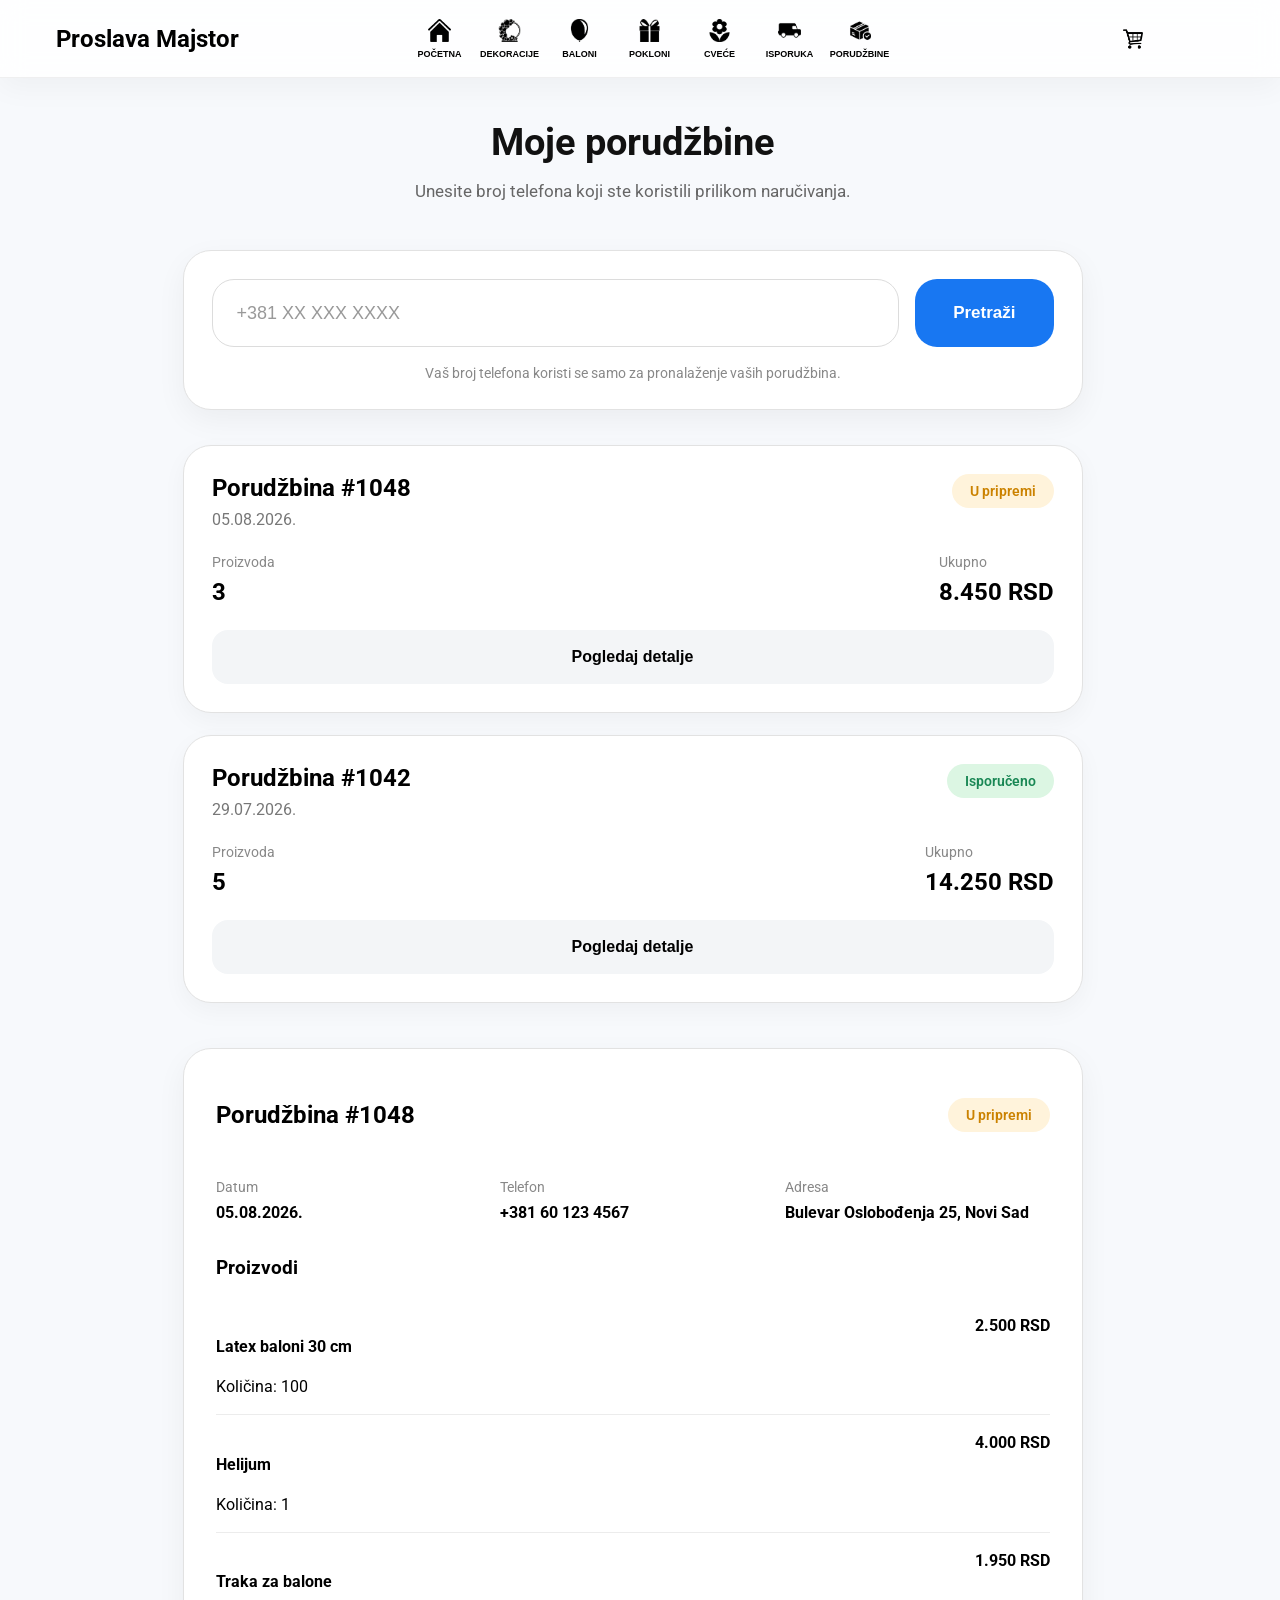
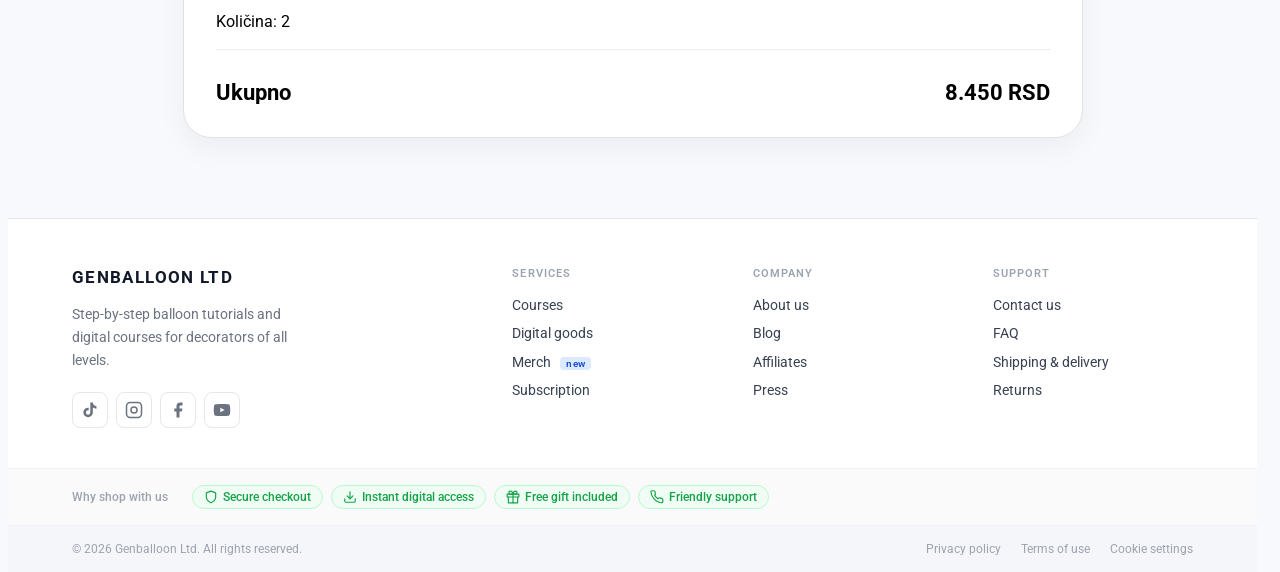
<file: order-pretraga.html>
<!DOCTYPE html>
<html lang="sr">

<head>

    <meta charset="UTF-8">
    <meta name="viewport" content="width=device-width, initial-scale=1.0">

    <title>Moje porudžbine</title>

    <link rel="preconnect" href="https://fonts.googleapis.com">
    <link rel="preconnect" href="https://fonts.gstatic.com" crossorigin>

    <link href="https://fonts.googleapis.com/css2?family=Roboto:wght@400;500;700&display=swap" rel="stylesheet">

    <link rel="stylesheet" href="styles/general.css">
    <link rel="stylesheet" href="styles/header.css">
    <link rel="stylesheet" href="styles/footer.css">
    <link rel="stylesheet" href="styles/order-pretraga.css">

    <script defer src="js/header.js"></script>
    <script defer src="js/cart.js"></script>

</head>

<body>

    <!-- HEADER -->
    <header class="header">
      <button class="header-burger-btn" id="burger">
        <span></span><span></span><span></span>
      </button>
      <div class="logo" id="logo">
        <div>
          <div class="logo-txt">
            <p><span>Proslava </span>Majstor</p>
          </div>
        </div>
      </div>
      <div class="menu-buttons-row">
        <div class="menu-button-box">
          <button class="menu-button" active onclick="window.location.href='index.html';">
            <img src="icons/home.png">
            POČETNA
          </button>
        </div>
        <div class="menu-button-box">
          <button class="menu-button" onclick="window.location.href='decorations.html';">
            <img src="icons/dekoracije.png">
            DEKORACIJE
          </button>
      </div>
        <div class="menu-button-box">
          <button class="menu-button" onclick="window.location.href='catalog-baloni.html';">
            <img src="icons/baloni.png">
            BALONI
          </button>
      </div>
      <div class="menu-button-box education-icon">
          <button class="menu-button menu-button-education" onclick="window.location.href='catalog-pokloni.html';">
            <img src="icons/pokloni.png">
            POKLONI
          </button>
        </div>
        <div class="menu-button-box">
          <button class="menu-button" onclick="window.location.href='catalog-cvece.html';">
            <img src="icons/cvece.png">
            CVEĆE
          </button>
        </div>
        <div class="menu-button-box" onclick="window.location.href='support.html';">
          <button class="menu-button">
            <img src="icons/isporuka.png">
            ISPORUKA
          </button>
        </div>
        <div class="menu-button-box">
            <button class="menu-button" onclick="window.location.href='order-pretraga.html';">
                <img src="icons/orders.png">
                <span>PORUDŽBINE</span>
            </button>
        </div>
      </div>
      <div class="cart">
        <button class="cart-button" onclick="window.location.href='cart.html'">
          <img src="icons/cart-2.png">
          <span class="cart-badge">0</span>
        </button>
      </div>
    </header>

    <!-- MAIN -->

    <main class="orders-page">

        <section class="orders-hero">

            <h1>Moje porudžbine</h1>

            <p>

                Unesite broj telefona koji ste koristili prilikom naručivanja.

            </p>

        </section>


        <!-- SEARCH -->

        <section class="orders-search">

            <div class="orders-search-box">

                <input
                    type="tel"
                    placeholder="+381 XX XXX XXXX">

                <button>

                    Pretraži

                </button>

            </div>

            <p class="orders-search-info">

                Vaš broj telefona koristi se samo za pronalaženje vaših porudžbina.

            </p>

        </section>


        <!-- EMPTY -->

        <section class="orders-empty">

            <div class="orders-empty-icon">

                📭

            </div>

            <h2>Nema pronađenih porudžbina</h2>

            <p>

                Proverite da li ste uneli ispravan broj telefona.

            </p>

        </section>


        <!-- LIST -->

        <section class="orders-list">

            <article class="order-card">

                <div class="order-header">

                    <div>

                        <h3>Porudžbina #1048</h3>

                        <span>05.08.2026.</span>

                    </div>

                    <div class="order-status preparing">

                        U pripremi

                    </div>

                </div>

                <div class="order-summary">

                    <div>

                        <small>Proizvoda</small>

                        <strong>3</strong>

                    </div>

                    <div>

                        <small>Ukupno</small>

                        <strong>8.450 RSD</strong>

                    </div>

                </div>

                <button class="details-button">

                    Pogledaj detalje

                </button>

            </article>



            <article class="order-card">

                <div class="order-header">

                    <div>

                        <h3>Porudžbina #1042</h3>

                        <span>29.07.2026.</span>

                    </div>

                    <div class="order-status delivered">

                        Isporučeno

                    </div>

                </div>

                <div class="order-summary">

                    <div>

                        <small>Proizvoda</small>

                        <strong>5</strong>

                    </div>

                    <div>

                        <small>Ukupno</small>

                        <strong>14.250 RSD</strong>

                    </div>

                </div>

                <button class="details-button">

                    Pogledaj detalje

                </button>

            </article>

        </section>


        <!-- DETAILS -->

        <section class="order-details">

            <div class="details-header">

                <h2>

                    Porudžbina #1048

                </h2>

                <div class="order-status preparing">

                    U pripremi

                </div>

            </div>

            <div class="details-info">

                <div>

                    <span>Datum</span>

                    <strong>05.08.2026.</strong>

                </div>

                <div>

                    <span>Telefon</span>

                    <strong>+381 60 123 4567</strong>

                </div>

                <div>

                    <span>Adresa</span>

                    <strong>

                        Bulevar Oslobođenja 25,
                        Novi Sad

                    </strong>

                </div>

            </div>


            <div class="products-title">

                <h3>Proizvodi</h3>

            </div>

            <div class="order-products">

                <div class="order-product">

                    <div>

                        <h4>Latex baloni 30 cm</h4>

                        <span>Količina: 100</span>

                    </div>

                    <strong>2.500 RSD</strong>

                </div>

                <div class="order-product">

                    <div>

                        <h4>Helijum</h4>

                        <span>Količina: 1</span>

                    </div>

                    <strong>4.000 RSD</strong>

                </div>

                <div class="order-product">

                    <div>

                        <h4>Traka za balone</h4>

                        <span>Količina: 2</span>

                    </div>

                    <strong>1.950 RSD</strong>

                </div>

            </div>


            <div class="details-total">

                <span>Ukupno</span>

                <strong>8.450 RSD</strong>

            </div>

        </section>

    </main>


    <!-- FOOTER -->

    <footer class="footer">
    
      <!-- TOP -->
      <div class="footer-top">
    
        <!-- Brand -->
        <div class="footer-brand">
            <span class="footer-logo-word">GENBALLOON LTD</span>
          </a>
          <p>Step-by-step balloon tutorials and digital courses for decorators of all levels.</p>
    
          <!-- Social -->
          <div class="social-row">
            <a href="#" class="social-btn" aria-label="TikTok">
              <svg viewBox="0 0 24 24" width="18" height="18">
                <path fill="currentColor"
                  d="M19.59 6.69a4.83 4.83 0 0 1-3.77-4.25V2h-3.45v13.67a2.89 2.89 0 0 1-2.88 2.5 2.89 2.89 0 0 1-2.89-2.89 2.89 2.89 0 0 1 2.89-2.89c.28 0 .54.04.79.1V9.01a6.33 6.33 0 0 0-.79-.05 6.34 6.34 0 0 0-6.34 6.34 6.34 6.34 0 0 0 6.34 6.34 6.34 6.34 0 0 0 6.33-6.34V8.69a8.2 8.2 0 0 0 4.79 1.52V6.76a4.85 4.85 0 0 1-1.02-.07z" />
              </svg>
            </a>
            <a href="#" class="social-btn" aria-label="Instagram">
              <svg viewBox="0 0 24 24" width="18" height="18" fill="none" stroke="currentColor" stroke-width="2"
                stroke-linecap="round" stroke-linejoin="round">
                <rect x="2" y="2" width="20" height="20" rx="5" ry="5" />
                <circle cx="12" cy="12" r="4" />
                <circle cx="17.5" cy="6.5" r="0.5" fill="currentColor" stroke="none" />
              </svg>
            </a>
            <a href="#" class="social-btn" aria-label="Facebook">
              <svg viewBox="0 0 24 24" width="18" height="18">
                <path fill="currentColor" d="M18 2h-3a5 5 0 0 0-5 5v3H7v4h3v8h4v-8h3l1-4h-4V7a1 1 0 0 1 1-1h3z" />
              </svg>
            </a>
            <a href="#" class="social-btn" aria-label="YouTube">
              <svg viewBox="0 0 24 24" width="18" height="18">
                <path fill="currentColor"
                  d="M22.54 6.42a2.78 2.78 0 0 0-1.95-1.96C18.88 4 12 4 12 4s-6.88 0-8.59.46a2.78 2.78 0 0 0-1.95 1.96A29 29 0 0 0 1 12a29 29 0 0 0 .46 5.58A2.78 2.78 0 0 0 3.41 19.6C5.12 20 12 20 12 20s6.88 0 8.59-.46a2.78 2.78 0 0 0 1.95-1.95A29 29 0 0 0 23 12a29 29 0 0 0-.46-5.58z" />
                <polygon fill="#fff" points="9.75 15.02 15.5 12 9.75 8.98 9.75 15.02" />
              </svg>
            </a>
          </div>
    
        </div>
    
        <!-- Services -->
        <div class="footer-col">
          <h4>Services</h4>
          <ul>
            <li><a href="#">Courses</a></li>
            <li><a href="#">Digital goods</a></li>
            <li><a href="#">Merch <span class="badge-new">new</span></a></li>
            <li><a href="#">Subscription</a></li>
          </ul>
        </div>
    
        <!-- Company -->
        <div class="footer-col">
          <h4>Company</h4>
          <ul>
            <li><a href="#">About us</a></li>
            <li><a href="#">Blog</a></li>
            <li><a href="#">Affiliates</a></li>
            <li><a href="#">Press</a></li>
          </ul>
        </div>
    
        <!-- Support -->
        <div class="footer-col">
          <h4>Support</h4>
          <ul>
            <li><a href="#">Contact us</a></li>
            <li><a href="#">FAQ</a></li>
            <li><a href="#">Shipping & delivery</a></li>
            <li><a href="#">Returns</a></li>
          </ul>
        </div>
    
      </div><!-- /footer-top -->
    
      <!-- TRUST BAR -->
      <div class="footer-trust">
        <span class="trust-label">Why shop with us</span>
        <div class="trust-pills">
          <div class="trust-pill">
            <svg viewBox="0 0 24 24">
              <path d="M12 22s8-4 8-10V5l-8-3-8 3v7c0 6 8 10 8 10z" />
            </svg>
            Secure checkout
          </div>
          <div class="trust-pill">
            <svg viewBox="0 0 24 24">
              <path d="M21 15v4a2 2 0 0 1-2 2H5a2 2 0 0 1-2-2v-4" />
              <polyline points="7 10 12 15 17 10" />
              <line x1="12" y1="15" x2="12" y2="3" />
            </svg>
            Instant digital access
          </div>
          <div class="trust-pill">
            <svg viewBox="0 0 24 24">
              <polyline points="20 12 20 22 4 22 4 12" />
              <rect x="2" y="7" width="20" height="5" />
              <path d="M12 22V7" />
              <path d="M12 7H7.5a2.5 2.5 0 0 1 0-5C11 2 12 7 12 7z" />
              <path d="M12 7h4.5a2.5 2.5 0 0 0 0-5C13 2 12 7 12 7z" />
            </svg>
            Free gift included
          </div>
          <div class="trust-pill">
            <svg viewBox="0 0 24 24">
              <path
                d="M22 16.92v3a2 2 0 0 1-2.18 2 19.79 19.79 0 0 1-8.63-3.07A19.5 19.5 0 0 1 4.69 12a19.79 19.79 0 0 1-3.07-8.67A2 2 0 0 1 3.6 1.29h3a2 2 0 0 1 2 1.72c.127.96.361 1.903.7 2.81a2 2 0 0 1-.45 2.11L7.91 8.91a16 16 0 0 0 6 6l.91-.91a2 2 0 0 1 2.11-.45c.907.339 1.85.573 2.81.7A2 2 0 0 1 21.73 16.92z" />
            </svg>
            Friendly support
          </div>
        </div>
      </div>
    
      <!-- BOTTOM -->
      <div class="footer-bottom">
        <span class="footer-copy">© 2026 Genballoon Ltd. All rights reserved.</span>
        <nav class="footer-legal" aria-label="Legal links">
          <a href="#">Privacy policy</a>
          <a href="#">Terms of use</a>
          <a href="#">Cookie settings</a>
        </nav>
      </div>
    
    </footer>

    <script src="js/order-pretraga.js"></script>

</body>

</html>
</file>
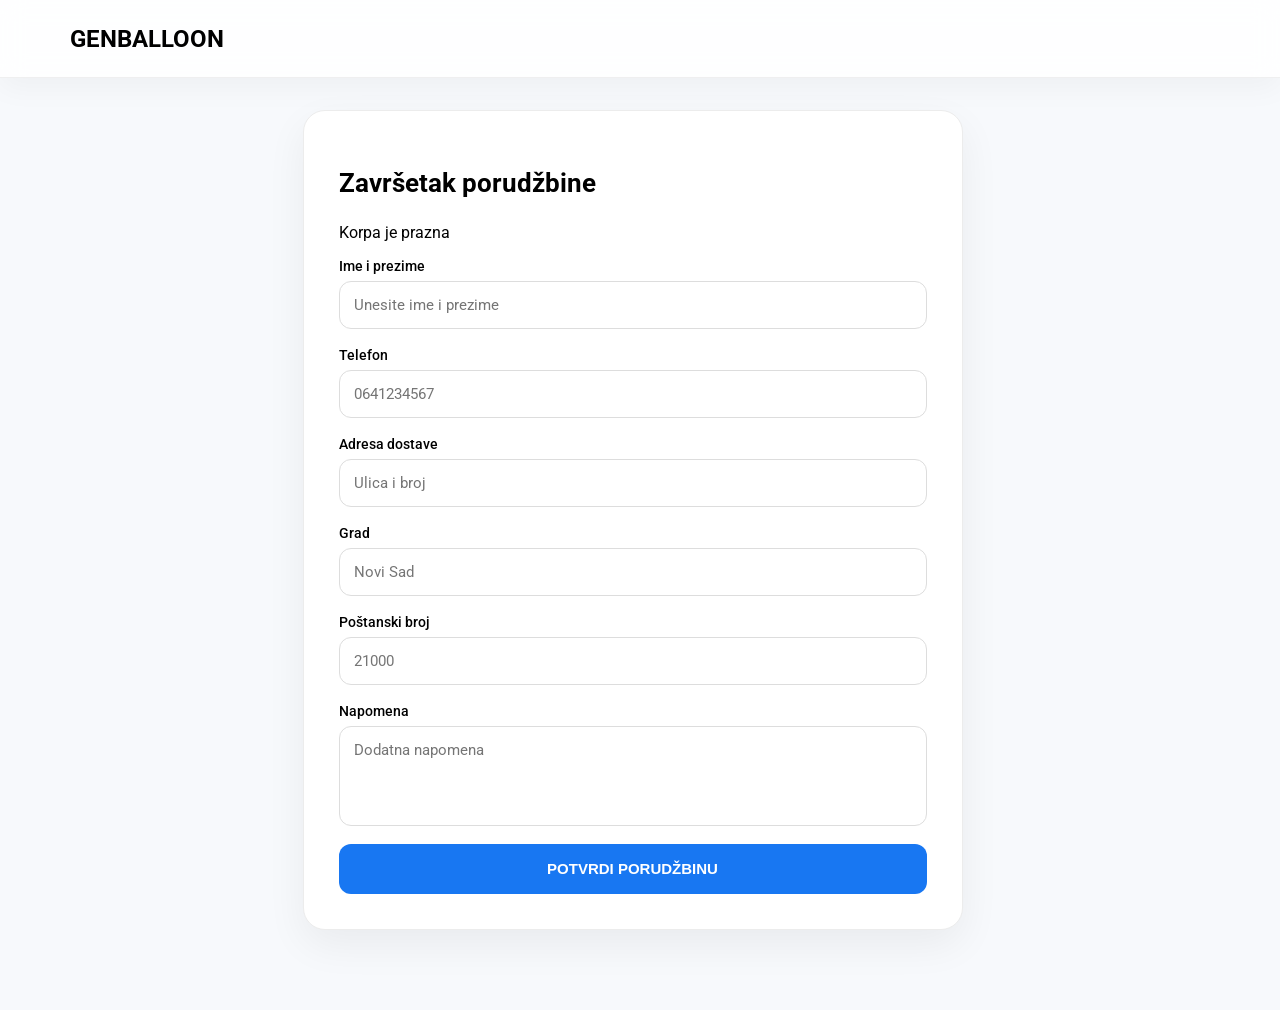
<file: order.html>
<!DOCTYPE html>
<html lang="sr">

<head>

<meta charset="UTF-8">
<meta name="viewport" content="width=device-width, initial-scale=1.0">

<title>Porudžbina</title>

<link rel="preconnect" href="https://fonts.googleapis.com">
<link rel="preconnect" href="https://fonts.gstatic.com" crossorigin>

<link href="https://fonts.googleapis.com/css2?family=Roboto:wght@400;500;700&display=swap" rel="stylesheet">


<link rel="stylesheet" href="styles/general.css">
<link rel="stylesheet" href="styles/header.css">
<link rel="stylesheet" href="styles/order.css">


<script src="js/cart.js" defer></script>
<script src="js/order.js" defer></script>


</head>


<body>


<header class="header">

<div class="logo">
    <div class="logo-txt">
        <p><span>GEN</span>BALLOON</p>
    </div>
</div>


</header>



<main class="order-page">


<section class="order-card">


<h1>
    Završetak porudžbine
</h1>


<div id="order-summary"></div>



<form id="order-form">


<div class="form-group">

<label>
Ime i prezime
</label>

<input 
type="text"
id="name"
placeholder="Unesite ime i prezime"
required>

</div>



<div class="form-group">

<label>
Telefon
</label>

<input 
type="tel"
id="phone"
placeholder="0641234567"
required>

</div>



<div class="form-group">

<label>
Adresa dostave
</label>

<input 
type="text"
id="address"
placeholder="Ulica i broj"
required>

</div>



<div class="form-group">

<label>
Grad
</label>

<input 
type="text"
id="city"
placeholder="Novi Sad"
required>

</div>



<div class="form-group">

<label>
Poštanski broj
</label>

<input 
type="text"
id="postal"
placeholder="21000">

</div>



<div class="form-group">

<label>
Napomena
</label>

<textarea 
id="note"
placeholder="Dodatna napomena">
</textarea>

</div>



<button class="submit-order">

POTVRDI PORUDŽBINU

</button>


</form>


</section>



</main>



<div class="success-modal" id="successModal">


<div class="success-box">


<h2>
Hvala na porudžbini!
</h2>


<p id="order-number"></p>


<p>
Naši zaposleni će potvrditi porudžbinu i kontaktirati vas uskoro.
</p>


<button onclick="window.location.href='index.html'">
NAZAD NA POČETNU
</button>


</div>


</div>



</body>
</html>
</file>
<file: styles/general.css>
*{
  box-sizing:border-box;
}

html{
  overflow-x:hidden;
}

html {
  scrollbar-gutter: stable; 
  touch-action: manipulation
}

body {
  font-family: Roboto, arial;
  margin-top: 0px;
  background:#f7f9fc;

  -webkit-user-select: none;
  user-select: none;
}

html, body {
  height: 100%;
}


section, main {
  flex: 1;
}

.catalog-name {
  font-size: 21px;
  font-weight: 500;
  width: 93%;
  max-width: 1500px;
  margin-left: 5%;
}
</file>
<file: styles/header.css>
header{
  height: 78px;
  display:flex;
  align-items:center;
  justify-content:space-between;

  position:fixed;
  top:0;
  left:0;
  right:0;

  padding:0 22px;

  z-index:1000;

  background:rgba(255,255,255,0.85);
  backdrop-filter:blur(12px);

  border-bottom:1px solid rgba(0,0,0,0.06);

  box-shadow:0 10px 30px rgba(0,0,0,0.04);
}

.header-burger-btn {
  display: none;
  position: relative;
  width: 100px;
  height: 44px;
  border: none;
  background: transparent;
  margin-left: 0px;
  z-index: 1101;
  -webkit-tap-highlight-color: transparent;
}

.header-burger-btn span {
  position: absolute;
  width: 24px;
  height: 3px;
  border-radius: 999px;
  background: #111;

  left: 10px;
  top: 20px;

  transition: transform .35s ease,
              opacity .35s ease,
              background-color .35s ease;
}

.header-burger-btn span:nth-child(1){
  transform: translateY(-7px);
}

.header-burger-btn span:nth-child(2){
  transform: translateY(0);
}

.header-burger-btn span:nth-child(3){
  transform: translateY(7px);
}

.header-burger-btn span:nth-child(1){
  transform: translateY(-8px);
}

.header-burger-btn span:nth-child(2){
  transform: translateY(0);
}

.header-burger-btn span:nth-child(3){
  transform: translateY(8px);
}

.header.open .header-burger-btn span {
  background-color: rgb(127, 0, 0);
}

.header.open .header-burger-btn span:nth-child(1){
  transform: translateY(0) rotate(45deg);
}

.header.open .header-burger-btn span:nth-child(2){
  opacity: 0;
}

.header.open .header-burger-btn span:nth-child(3){
  transform: translateY(0) rotate(-45deg);
}

.logo{
    width:250px;

    display:flex;
    align-items:center;
    justify-content:center;
    gap:10px;

    cursor:pointer;

    user-select:none;
    -webkit-user-select:none;
    -moz-user-select:none;
    -ms-user-select:none;
}

.logo-txt{
    display:flex;
    align-items:center;

    width:auto;
    height:auto;

    margin:0;

    white-space:nowrap;
}

.logo-txt p{
    margin:0;

    font-size:24px;
    font-weight:700;
    line-height:1;

    white-space:nowrap;
}

.logo-txt span{
    color:rgb(0, 0, 0);
}


.logo-txt {
  margin-top: 1px;
}

.confetti {
  position: fixed;
  width: 10px;
  height: 10px;
  pointer-events: none;
  z-index: 9999;
  animation: confettiFly 1.5s ease-out forwards;
}

@keyframes confettiFly {
  0% {
    transform: translate(0, 0) rotate(0deg);
    opacity: 1;
  }

  100% {
    transform: translate(var(--x), var(--y)) rotate(720deg);
    opacity: 0;
  }
}

.logo-icon {
  height: 30px;
}

.logo-img {
  height: 40px;
  border-radius: 50%;
  object-fit: cover;
}

.menu-buttons-row {
  display: flex;
  flex-direction: row;
  justify-content: space-between;
  margin-left: 0px;
  align-items: center;
}

.menu-button-box {
  max-width: 70px;
}

.menu-button {
  font-size: 9px;
  font-weight: 700;
  display: flex;
  flex-direction: column;
  row-gap: 7px;
  align-items: center;
  justify-content: center;
  width: 65px;
  height: 45px;
  background: transparent;
  border-width: 0;
  margin-left: 12px;
  margin-right: 12px;
  transition:0.5s;
  cursor: pointer;
}

.menu-button img{
  height: 23px;
}

.menu-button{
    position: relative;
    overflow: visible;
    transition: color .3s ease;
}

.menu-button::after{
    content: "";
    position: absolute;
    left: 8px;
    bottom: -6px;

    width: calc(100% - 16px);
    height: 4px;

    background: rgb(36, 71, 174);
    border-radius: 999px;

    transform: scaleX(0);
    transform-origin: left;
    transition: transform .35s ease;
}

.menu-button:hover::after{
    transform: scaleX(1);
}

.menu-button.active::after{
    transform: scaleX(1);
}

.menu-button.active{
    cursor: default;
}

.cart {
  width: 250px;
  text-align: start;
  display: flex;
  flex-direction: row;
  justify-content: center;
  align-items: center;
  column-gap: 10px;
}

.profile a{
  text-decoration: none;
}

.cart-button{

    width:auto;
    height:46px;

    display:flex;
    align-items:center;
    justify-content:center;

    gap:8px;

    padding:0;

    background:transparent;
    border:none;
    border-radius:0;

    cursor:pointer;
}

.cart-button img{

    height:20px;
}

.cart-badge{

    display:none;

    position:static;
    order:-1;

    min-width:auto;
    height:auto;

    padding:0;

    background:none;
    border:none;

    color:#111;

    font-size:22px;
    font-weight:500;

    line-height:1;

    display:flex;
    align-items:center;
    justify-content:center;
}


@media (max-width: 900px) {
  .menu-button::after{
    left: -10px;
    top: 50%;
    bottom: auto;

    width: 4px;
    height: 70%;

    transform: translateY(-50%) scaleY(0);
    transform-origin: center;
  }

  .menu-button:hover::after{
    transform: translateY(-50%) scaleY(1);
  }

  .menu-button.active::after{
    transform: translateY(-50%) scaleY(1);
  }

  header {
    height:68px;
    padding:0 16px;
  }

  .logo-txt {
    font-weight: 500;
  }

  .logo-icon {
    height: 30px;
  }

  .page-name {
    font-size: 25px;
  }

  .header-burger-btn {
    display: block;
  }

  .profile-button {
    height: 40px;
    width: 40px;
    border-radius: 10px;
  }

  .menu-button{
    margin:0;
  }

  .menu-buttons-row {
    position: fixed;

    left: 0;
    top: 68px;

    width:110px;
    height: calc(100dvh - 68px);

    display:flex;
    flex-direction:column;
    align-items:center;
    justify-content:flex-start;

    padding:20px 4px 20px 8px;

    background:#fff;

    border:2px solid rgb(238,238,238);
    border-left:none;

    border-radius:0 20px 20px 0;

    box-shadow:4px 0 15px rgba(0,0,0,.05);

    transform:translateX(-100%);
    transition:transform .45s ease;

    z-index:1100;
}

.header.open .menu-buttons-row{
    transform:translateX(0);
}

  .menu-button-box{
    width:100%;
    max-width:none;

    display:flex;
    justify-content:center;

    margin-top:15px;
    margin-left:0;
}



.menu-button img{
  height: 28px;
}
}

@media (max-width:900px){

    .cart{

        width:100px;

        justify-content:flex-end;

        padding-right:20px; /* правее */

    }

    .cart-button{

        gap:8px;
    }

    .cart-button img{

        height:20px;
    }

    .cart-badge{

        font-size:22px;
    }

}

/* ==========================================
   MOBILE AUTO HIDE HEADER
========================================== */

@media (max-width:900px){

    header{

        transition:
            transform .3s ease,
            background .3s ease,
            box-shadow .3s ease;

        will-change:transform;

    }

    header.header-hidden{

        transform:translateY(-100%);

    }

}
</file>
<file: styles/footer.css>
/* ── RESET INSIDE FOOTER ── */
.footer *,
.footer *::before,
.footer *::after {
  box-sizing: border-box;
  margin: 0;
  padding: 0;
}
 
/* ── FOOTER WRAPPER ── */
.footer {
  width: 100%;
  display: block;
  clear: both;
  background: #ffffff;
  border-top: 1px solid #e5e7eb;
  font-family: 'Inter', 'Roboto', sans-serif;
  margin-top: 20px;
}
 
/* ── TOP: logo + columns ── */
.footer-top {
  display: grid;
  grid-template-columns: 2fr 1fr 1fr 1fr;
  gap: 2.5rem;
  padding: 3rem 5vw 2.5rem;
  border-bottom: 1px solid #f0f1f5;
}
 
/* ── BRAND COLUMN ── */
.footer-logo-word {
  font-size: 17px;
  font-weight: 700;
  color: #111827;
  letter-spacing: 0.08em;
}
 
.footer-brand p {
  font-size: 13.5px;
  color: #6b7280;
  line-height: 1.7;
  margin-bottom: 1.25rem;
  margin-top: 1rem;
  max-width: 240px;
}
 
/* ── SOCIAL ICONS ── */
.social-row {
  display: flex;
  gap: 8px;
}
 
.social-btn {
  width: 36px;
  height: 36px;
  border-radius: 8px;
  border: 1px solid #e5e7eb;
  background: #fff;
  display: flex;
  align-items: center;
  justify-content: center;
  color: #6b7280;
  text-decoration: none;
  transition: border-color .15s, color .15s, background .15s;
  flex-shrink: 0;
}
 
.social-btn:hover {
  border-color: #2e52c8;
  color: #2e52c8;
  background: #eff2ff;
}
 
.social-btn svg {
  width: 18px;
  height: 18px;
}
 
/* ── NAV COLUMNS ── */
.footer-col h4 {
  font-size: 11px;
  font-weight: 600;
  letter-spacing: 0.1em;
  text-transform: uppercase;
  color: #9ca3af;
  margin-bottom: 0.9rem;
}
 
.footer-col ul {
  list-style: none;
  display: flex;
  flex-direction: column;
  gap: 0.6rem;
}
 
.footer-col ul li a {
  font-size: 13.5px;
  color: #374151;
  text-decoration: none;
  transition: color .15s;
}
 
.footer-col ul li a:hover { color: #2e52c8; }
 
.badge-new {
  display: inline-block;
  font-size: 10px;
  font-weight: 600;
  background: #dbeafe;
  color: #1d4ed8;
  border-radius: 4px;
  padding: 1px 6px;
  margin-left: 6px;
  vertical-align: middle;
  letter-spacing: 0.02em;
}
 
/* ── TRUST BAR ── */
.footer-trust {
  display: flex;
  align-items: center;
  gap: 0.75rem 1.5rem;
  padding: 1rem 5vw;
  border-bottom: 1px solid #f0f1f5;
  flex-wrap: wrap;
  background: #fafafa;
}
 
.trust-label {
  font-size: 12px;
  color: #9ca3af;
  font-weight: 500;
  white-space: nowrap;
}
 
.trust-pills {
  display: flex;
  gap: 8px;
  flex-wrap: wrap;
}
 
.trust-pill {
  display: flex;
  align-items: center;
  gap: 5px;
  background: #f0fdf4;
  border: 1px solid #bbf7d0;
  border-radius: 20px;
  padding: 4px 11px;
  font-size: 12px;
  color: #16a34a;
  font-weight: 500;
}
 
.trust-pill svg {
  width: 14px;
  height: 14px;
  stroke: currentColor;
  fill: none;
  stroke-width: 2;
  stroke-linecap: round;
  stroke-linejoin: round;
  flex-shrink: 0;
}
 
/* ── BOTTOM BAR ── */
.footer-bottom {
  display: flex;
  align-items: center;
  justify-content: space-between;
  padding: 1rem 5vw;
  background: #f5f6fa;
  flex-wrap: wrap;
  gap: 0.5rem;
}
 
.footer-copy {
  font-size: 12px;
  color: #9ca3af;
}
 
.footer-legal {
  display: flex;
  gap: 1.25rem;
  flex-wrap: wrap;
}
 
.footer-legal a {
  font-size: 12px;
  color: #9ca3af;
  text-decoration: none;
  transition: color .15s;
}
 
.footer-legal a:hover { color: #374151; }
 
/* ══════════════════════════════════
   RESPONSIVE
══════════════════════════════════ */
 
/* Tablet */
@media (max-width: 900px) {
  .footer-top {
    grid-template-columns: 1fr 1fr;
    gap: 2rem;
  }
 
  .footer-brand {
    grid-column: 1 / -1;
  }
 
  .footer-brand p { max-width: 100%; }
}
 
/* Mobile */
@media (max-width: 560px) {
  .footer-top {
    grid-template-columns: 1fr;
    gap: 2rem;
    padding: 2rem 1.25rem 1.75rem;
  }
 
  .footer-brand { grid-column: auto; }
 
  .footer-col { display: none; }
 
  .footer-trust {
    flex-direction: column;
    align-items: flex-start;
    padding: 1rem 1.25rem;
    gap: 0.75rem;
  }
 
  .footer-bottom {
    flex-direction: column;
    align-items: flex-start;
    padding: 1rem 1.25rem;
  }
 
  .footer-legal { gap: 0.75rem; }
 
  .trust-pills { gap: 6px; }
}
</file>
<file: styles/order-pretraga.css>
/* ==========================================
   ORDERS PAGE
========================================== */


.orders-page{

    width:93%;
    max-width:900px;

    margin:120px auto 80px;

}


/* ==========================================
   HERO
========================================== */


.orders-hero{

    text-align:center;

    margin-bottom:45px;

}


.orders-hero h1{

    margin:0;

    font-size:38px;
    font-weight:700;

    color:#111;

}


.orders-hero p{

    max-width:520px;

    margin:14px auto 0;

    color:#666;

    font-size:17px;

    line-height:1.6;

}



/* ==========================================
   SEARCH
========================================== */


.orders-search{

    background:white;

    border:1px solid rgb(226,226,226);

    border-radius:28px;

    padding:28px;

    margin-bottom:35px;

    box-shadow:
    0 10px 30px rgba(0,0,0,.05);

}



.orders-search-box{

    display:flex;

    gap:16px;

}



/* INPUT */

.orders-search-box input{

    flex:1;

    height:68px !important;

    min-height:68px;

    padding:0 24px;

    border-radius:22px;

    border:1px solid rgb(220,220,220);

    background:#fff;

    font-size:18px;

    font-weight:500;

    outline:none;

    box-sizing:border-box;

    transition:.25s;

    -webkit-appearance:none;

}



.orders-search-box input::placeholder{

    color:#999;

    font-weight:400;

}



.orders-search-box input:focus{

    border-color:#1877f2;

    box-shadow:
    0 0 0 4px rgba(24,119,242,.12);

}



/* BUTTON */


.orders-search-box button{

    height:68px !important;

    min-height:68px;

    padding:0 38px;

    border:none;

    border-radius:22px;

    background:#1877f2;

    color:white;

    font-size:17px;

    font-weight:600;

    cursor:pointer;

    box-sizing:border-box;

    transition:.25s;

}


.orders-search-box button:hover{

    opacity:.92;

}



.orders-search-info{

    margin:18px 0 0;

    color:#888;

    font-size:14px;

    text-align:center;

}



/* ==========================================
   EMPTY
========================================== */


.orders-empty{

    display:none;

    text-align:center;

    background:white;

    border-radius:28px;

    border:1px solid rgb(226,226,226);

    padding:45px 25px;

    margin-bottom:30px;

}



.orders-empty-icon{

    font-size:55px;

    margin-bottom:16px;

}


.orders-empty h2{

    margin:0;

    font-size:25px;

}


.orders-empty p{

    margin-top:12px;

    color:#777;

}



/* ==========================================
   ORDERS LIST
========================================== */


.orders-list{

    display:flex;

    flex-direction:column;

    gap:22px;

}



/* ==========================================
   ORDER CARD
========================================== */


.order-card{

    background:white;

    border:1px solid rgb(226,226,226);

    border-radius:28px;

    padding:28px;

    transition:.25s;

    box-shadow:
    0 8px 25px rgba(0,0,0,.04);

}



.order-card:hover{

    transform:translateY(-3px);

    box-shadow:
    0 16px 35px rgba(0,0,0,.08);

}



.order-header{

    display:flex;

    justify-content:space-between;

    align-items:flex-start;

    margin-bottom:25px;

}



.order-header h3{

    margin:0;

    font-size:24px;

}



.order-header span{

    display:block;

    margin-top:8px;

    color:#777;

}



/* STATUS */


.order-status{

    padding:9px 18px;

    border-radius:999px;

    font-size:14px;

    font-weight:600;

}


.preparing{

    background:#fff3db;

    color:#cb8200;

}


.delivered{

    background:#dcf6e3;

    color:#198754;

}


.cancelled{

    background:#ffe1e1;

    color:#d72f2f;

}


.ready{

    background:#dceeff;

    color:#1877f2;

}



/* ==========================================
   SUMMARY
========================================== */


.order-summary{

    display:flex;

    justify-content:space-between;

    margin-bottom:24px;

}



.order-summary div{

    display:flex;

    flex-direction:column;

}



.order-summary small{

    color:#888;

    margin-bottom:8px;

    font-size:14px;

}



.order-summary strong{

    font-size:24px;

}



/* ==========================================
   BUTTON
========================================== */


.details-button{

    width:100%;

    height:54px;

    border:none;

    border-radius:16px;

    background:#f3f5f7;

    font-size:16px;

    font-weight:600;

    cursor:pointer;

    transition:.25s;

}



.details-button:hover{

    background:#1877f2;

    color:white;

}



/* ==========================================
   DETAILS
========================================== */


.order-details{

    margin-top:45px;

    background:white;

    border-radius:28px;

    border:1px solid rgb(226,226,226);

    padding:32px;

    box-shadow:
    0 10px 30px rgba(0,0,0,.05);

}



.details-header{

    display:flex;

    justify-content:space-between;

    align-items:center;

    margin-bottom:30px;

}



.details-info{

    display:grid;

    grid-template-columns:repeat(3,1fr);

    gap:20px;

    margin-bottom:35px;

}



.details-info span{

    display:block;

    color:#888;

    margin-bottom:8px;

    font-size:14px;

}



.order-products{

    display:flex;

    flex-direction:column;

}



.order-product{

    display:flex;

    justify-content:space-between;

    padding:18px 0;

    border-bottom:1px solid rgb(236,236,236);

}



.details-total{

    margin-top:30px;

    display:flex;

    justify-content:space-between;

    font-size:22px;

    font-weight:700;

}



/* ==========================================
   MOBILE
========================================== */


@media(max-width:900px){


.orders-page{

    width:94%;

    margin:100px auto 50px;

}




.orders-hero h1{

    font-size:24px;

}



.orders-hero p{

    font-size:16px;

}



/* SEARCH MOBILE */


.orders-search{

    padding:20px;

}



.orders-search-box{

    flex-direction:column;

    gap:14px;

}



.orders-search-box input{

    width:100%;

    height:72px !important;

    min-height:72px;

    padding:0 22px;

    border-radius:22px;

    font-size:18px;

}



.orders-search-box button{

    width:100%;

    height:72px !important;

    min-height:72px;

    border-radius:22px;

}



/* CARDS */


.order-card{

    padding:22px;

}



.order-header{

    flex-direction:column;

    gap:16px;

}



.order-summary{

    flex-direction:column;

    gap:18px;

}



.details-header{

    flex-direction:column;

    align-items:flex-start;

    gap:18px;

}



.details-info{

    grid-template-columns:1fr;

}



.order-product{

    flex-direction:column;

    gap:10px;

}



.details-total{

    flex-direction:column;

    gap:8px;

}


}
</file>
<file: styles/order.css>
.order-page{

max-width:700px;
margin:110px auto 60px;
padding:0 20px;

}



.order-card{

background:white;
border:1px solid #ececec;
border-radius:22px;
padding:35px;

box-shadow:
0 15px 40px rgba(0,0,0,.06);

}



.order-card h1{

font-size:26px;
margin-bottom:25px;

}



.order-summary{

background:#f7f8fa;
border-radius:14px;
padding:18px;
margin-bottom:25px;

}



.order-item{

display:flex;
justify-content:space-between;

font-size:14px;

margin-bottom:10px;

}



.form-group{

display:flex;
flex-direction:column;
gap:7px;
margin-bottom:18px;

}



.form-group label{

font-size:14px;
font-weight:500;

}



.form-group input,
.form-group textarea{

width:100%;

padding:14px;

border-radius:12px;

border:1px solid #ddd;

font-size:15px;

font-family:Roboto;

}



.form-group textarea{

height:100px;
resize:none;

}



.submit-order{

width:100%;

height:50px;

background:#1877f2;

border:none;

color:white;

border-radius:12px;

font-size:15px;

font-weight:600;

cursor:pointer;

}



.submit-order:hover{

background:#1567d9;

}





.success-modal{

display:none;

position:fixed;

inset:0;

background:rgba(0,0,0,.45);

align-items:center;

justify-content:center;

padding:20px;

}



.success-modal.show{

display:flex;

}



.success-box{

background:white;

max-width:420px;

width:100%;

padding:35px;

border-radius:22px;

text-align:center;

}



.success-box h2{

margin-bottom:15px;

}



.success-box p{

color:#555;

line-height:1.5;

}



.success-box button{

margin-top:20px;

width:100%;

height:45px;

border:none;

border-radius:10px;

background:#1877f2;

color:white;

font-weight:600;

}





@media(max-width:600px){


.order-page{

margin-top:90px;

}



.order-card{

padding:22px;

border-radius:18px;

}


}
</file>
